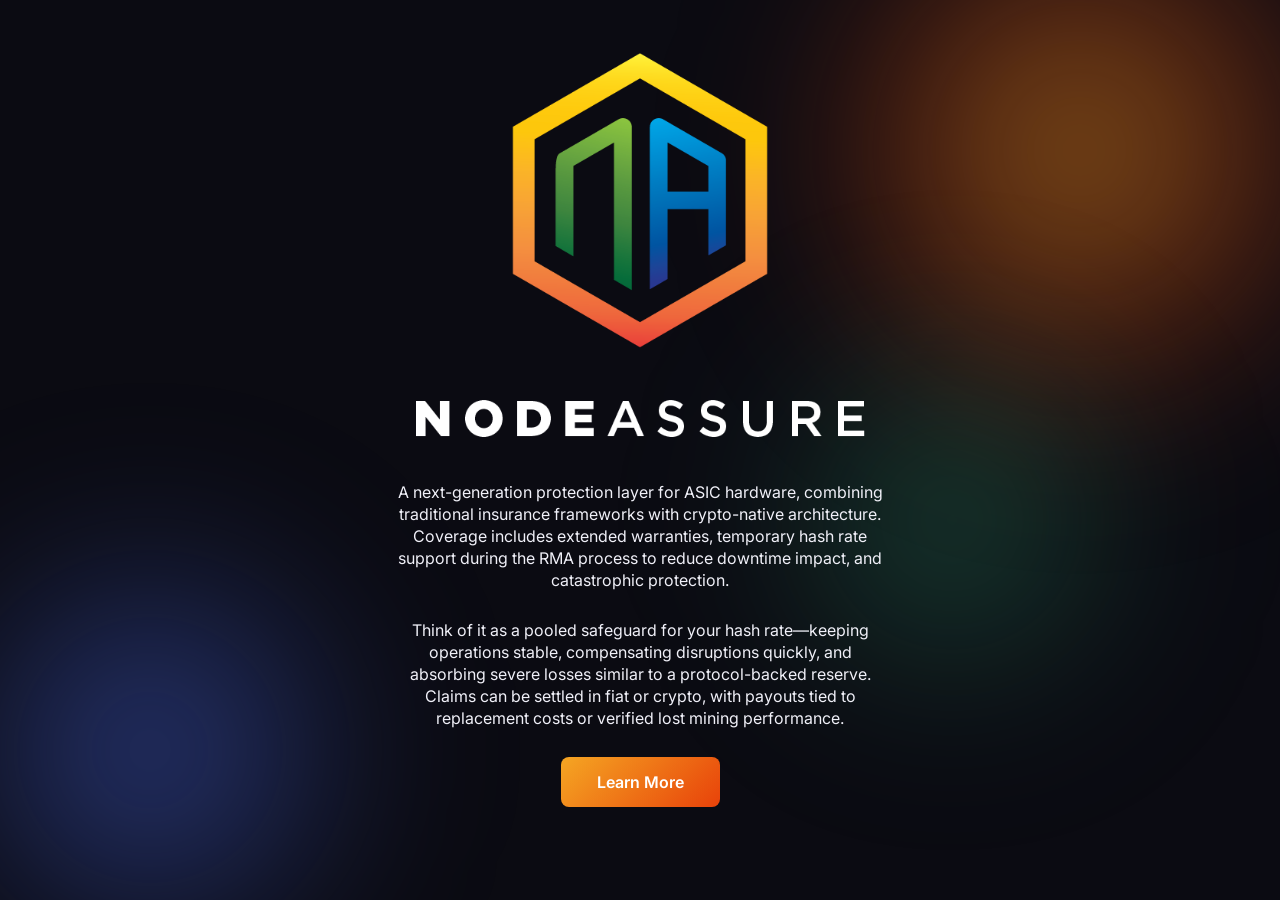
<file: index.html>
<!DOCTYPE html>
<html lang="en">
<head>
  <meta charset="UTF-8" />
  <meta name="viewport" content="width=device-width, initial-scale=1.0" />
  <title>NodeAssure — Coming Soon</title>
  <link rel="icon" type="image/png" href="assets/favicon.png" />
  <link rel="shortcut icon" href="favicon.ico" />
  <link rel="preconnect" href="https://fonts.googleapis.com" />
  <link rel="preconnect" href="https://fonts.gstatic.com" crossorigin />
  <link href="https://fonts.googleapis.com/css2?family=Inter:wght@400;500;600;700&display=swap" rel="stylesheet" />
  <link rel="stylesheet" href="styles.css" />
</head>
<body>
  <div class="page">
    <img src="assets/logo-icon-rev.png" alt="NodeAssure" class="logo" />
    <p class="tagline">
      A next-generation protection layer for ASIC hardware, combining traditional insurance frameworks with crypto-native architecture. Coverage includes extended warranties, temporary hash rate support during the RMA process to reduce downtime impact, and catastrophic protection.
    </p>
    <p class="tagline">
      Think of it as a pooled safeguard for your hash rate—keeping operations stable, compensating disruptions quickly, and absorbing severe losses similar to a protocol-backed reserve. Claims can be settled in fiat or crypto, with payouts tied to replacement costs or verified lost mining performance.
    </p>
    <a href="survey.html" class="cta-btn">Learn More</a>
  </div>
  <div class="orb orb--orange"></div>
  <div class="orb orb--blue"></div>
  <div class="orb orb--green"></div>
  <script src="main.js"></script>
</body>
</html>
</file>
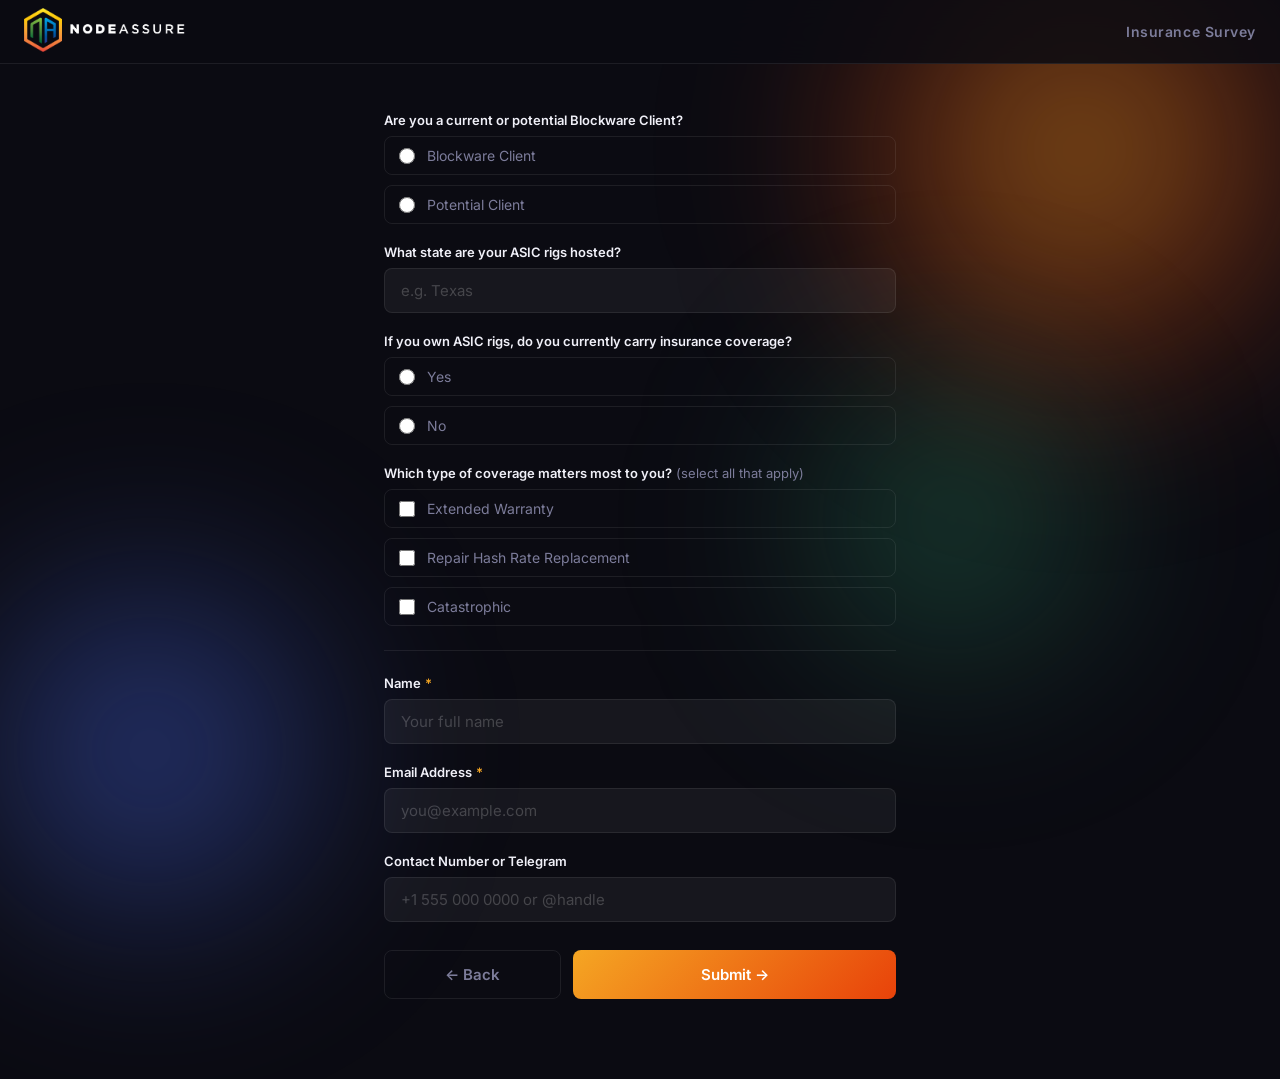
<file: survey.html>
<!DOCTYPE html>
<html lang="en">
<head>
  <meta charset="UTF-8" />
  <meta name="viewport" content="width=device-width, initial-scale=1.0" />
  <title>NodeAssure — Insurance Survey</title>
  <link rel="icon" type="image/png" href="assets/favicon.png" />
  <link rel="shortcut icon" href="favicon.ico" />
  <link rel="preconnect" href="https://fonts.googleapis.com" />
  <link rel="preconnect" href="https://fonts.gstatic.com" crossorigin />
  <link href="https://fonts.googleapis.com/css2?family=Inter:wght@400;500;600;700&display=swap" rel="stylesheet" />
  <link rel="stylesheet" href="styles.css" />
  <style>
    /* Override main page centering so survey can scroll */
    body {
      display: block;
      overflow-y: auto;
      min-height: 100vh;
    }

    .survey-header {
      position: sticky;
      top: 0;
      z-index: 100;
      background: rgba(11,11,18,0.85);
      backdrop-filter: blur(16px);
      -webkit-backdrop-filter: blur(16px);
      border-bottom: 1px solid var(--border);
      padding: 0 24px;
      height: 64px;
      display: flex;
      align-items: center;
      justify-content: space-between;
    }

    .survey-header img { height: 44px; }

    .survey-header-title {
      font-size: 14px;
      font-weight: 600;
      color: var(--text-muted);
      letter-spacing: 0.04em;
    }

    .survey-wrap {
      position: relative;
      z-index: 1;
      width: 100%;
      max-width: 560px;
      margin: 0 auto;
      padding: 48px 24px 80px;
    }

    .survey-form {
      display: flex;
      flex-direction: column;
      gap: 20px;
    }

    .field {
      display: flex;
      flex-direction: column;
      gap: 8px;
    }

    .field > label {
      font-size: 13px;
      font-weight: 600;
      color: var(--text);
      display: flex;
      align-items: center;
      gap: 4px;
    }

    .field label .req { color: var(--grad-start); }

    .field input[type="text"],
    .field input[type="email"] {
      background: rgba(255,255,255,0.05);
      border: 1px solid var(--border);
      border-radius: 8px;
      padding: 12px 16px;
      font-size: 15px;
      color: var(--text);
      font-family: inherit;
      outline: none;
      transition: border-color 0.2s, background 0.2s;
      width: 100%;
    }

    .field input:focus {
      border-color: rgba(245,166,35,0.5);
      background: rgba(255,255,255,0.07);
    }

    .field input::placeholder { color: rgba(255,255,255,0.2); }

    .radio-group, .check-group {
      display: flex;
      flex-direction: column;
      gap: 10px;
    }

    .radio-option, .check-option {
      display: flex;
      align-items: center;
      gap: 12px;
      cursor: pointer;
      padding: 10px 14px;
      border: 1px solid var(--border);
      border-radius: 8px;
      transition: border-color 0.2s, background 0.2s;
      font-size: 14px;
      color: var(--text-muted);
    }

    .radio-option:hover, .check-option:hover {
      border-color: rgba(245,166,35,0.3);
      background: rgba(255,255,255,0.03);
      color: var(--text);
    }

    .radio-option input, .check-option input {
      accent-color: var(--grad-start);
      width: 16px; height: 16px;
      flex-shrink: 0;
      cursor: pointer;
    }

    .radio-option:has(input:checked),
    .check-option:has(input:checked) {
      border-color: rgba(245,166,35,0.5);
      background: rgba(245,166,35,0.06);
      color: var(--text);
    }

    .divider {
      border: none;
      border-top: 1px solid var(--border);
      margin: 4px 0;
    }

    .survey-actions {
      display: flex;
      gap: 12px;
      margin-top: 8px;
    }

    .btn-back {
      flex: 1;
      display: flex;
      align-items: center;
      justify-content: center;
      padding: 14px;
      border-radius: 8px;
      font-size: 15px;
      font-weight: 600;
      font-family: inherit;
      cursor: pointer;
      background: transparent;
      color: var(--text-muted);
      border: 1px solid var(--border);
      text-decoration: none;
      transition: all 0.2s;
    }

    .btn-back:hover { color: var(--text); border-color: rgba(255,255,255,0.2); }

    .btn-submit {
      flex: 2;
      display: flex;
      align-items: center;
      justify-content: center;
      padding: 14px;
      border-radius: 8px;
      font-size: 15px;
      font-weight: 600;
      font-family: inherit;
      cursor: pointer;
      border: none;
      background: linear-gradient(135deg, var(--grad-start), var(--grad-end));
      color: #fff;
      transition: opacity 0.2s, transform 0.2s;
    }

    .btn-submit:hover { opacity: 0.9; transform: translateY(-1px); }

    .success-msg {
      text-align: center;
      padding: 80px 24px;
    }

    .success-msg .checkmark {
      width: 64px; height: 64px;
      background: rgba(62,207,142,0.1);
      border: 2px solid #3ecf8e;
      border-radius: 50%;
      display: flex;
      align-items: center;
      justify-content: center;
      margin: 0 auto 24px;
      color: #3ecf8e;
    }

    .success-msg .checkmark svg { width: 28px; height: 28px; }
    .success-msg h3 { font-size: 22px; font-weight: 700; margin-bottom: 12px; }
    .success-msg p { color: var(--text-muted); font-size: 15px; margin-bottom: 32px; }
  </style>
</head>
<body>

  <header class="survey-header">
    <a href="index.html">
      <img src="assets/logo-horiz-rev.png" alt="NodeAssure" />
    </a>
    <span class="survey-header-title">Insurance Survey</span>
  </header>

  <div class="survey-wrap">
    <div id="formWrap">
      <form class="survey-form" id="surveyForm">

        <div class="field">
          <label>Are you a current or potential Blockware Client?</label>
          <div class="radio-group">
            <label class="radio-option">
              <input type="radio" name="entry.1147139943" value="Blockware Client" />
              Blockware Client
            </label>
            <label class="radio-option">
              <input type="radio" name="entry.1147139943" value="Potential Client" />
              Potential Client
            </label>
          </div>
        </div>

        <div class="field">
          <label>What state are your ASIC rigs hosted?</label>
          <input type="text" name="entry.2135207603" placeholder="e.g. Texas" />
        </div>

        <div class="field">
          <label>If you own ASIC rigs, do you currently carry insurance coverage?</label>
          <div class="radio-group">
            <label class="radio-option">
              <input type="radio" name="entry.1834191171" value="Yes" />
              Yes
            </label>
            <label class="radio-option">
              <input type="radio" name="entry.1834191171" value="No" />
              No
            </label>
          </div>
        </div>

        <div class="field">
          <label>Which type of coverage matters most to you? <span style="color:var(--text-muted);font-weight:400">(select all that apply)</span></label>
          <div class="check-group">
            <label class="check-option">
              <input type="checkbox" name="entry.861048032" value="Extended Warranty" />
              Extended Warranty
            </label>
            <label class="check-option">
              <input type="checkbox" name="entry.861048032" value="Repair Hash Rate Replacement" />
              Repair Hash Rate Replacement
            </label>
            <label class="check-option">
              <input type="checkbox" name="entry.861048032" value="Catastrophic" />
              Catastrophic
            </label>
          </div>
        </div>

        <hr class="divider" />

        <div class="field">
          <label>Name <span class="req">*</span></label>
          <input type="text" name="entry.76587775" placeholder="Your full name" required />
        </div>

        <div class="field">
          <label>Email Address <span class="req">*</span></label>
          <input type="email" name="entry.865024774" placeholder="you@example.com" required />
        </div>

        <div class="field">
          <label>Contact Number or Telegram</label>
          <input type="text" name="entry.2102174067" placeholder="+1 555 000 0000 or @handle" />
        </div>

        <div class="survey-actions">
          <a href="index.html" class="btn-back">← Back</a>
          <button type="submit" class="btn-submit">Submit →</button>
        </div>

      </form>
    </div>

    <div class="success-msg" id="successMsg" hidden>
      <div class="checkmark">
        <svg viewBox="0 0 24 24" fill="none" stroke="currentColor" stroke-width="2.5"><polyline points="20 6 9 17 4 12"/></svg>
      </div>
      <h3>Thanks for your response!</h3>
      <p>We'll be in touch soon.</p>
      <a href="index.html" class="btn-back" style="display:inline-flex;max-width:200px;margin:0 auto">← Back to Home</a>
    </div>
  </div>

  <div class="orb orb--orange"></div>
  <div class="orb orb--blue"></div>
  <div class="orb orb--green"></div>

  <script>
    const form = document.getElementById('surveyForm');
    const formWrap = document.getElementById('formWrap');
    const successMsg = document.getElementById('successMsg');

    form.addEventListener('submit', async (e) => {
      e.preventDefault();
      const data = new FormData(form);
      const encoded = new URLSearchParams();
      for (const [key, value] of data.entries()) {
        encoded.append(key, value);
      }
      try {
        await fetch(
          'https://docs.google.com/forms/d/e/1FAIpQLSfx03lSdL6lxy1ZBmkalL2JmHJubw3MqC0T7zjn_UDbohScnA/formResponse',
          { method: 'POST', body: encoded, mode: 'no-cors' }
        );
      } catch (_) {}
      formWrap.hidden = true;
      successMsg.hidden = false;
    });
  </script>
</body>
</html>
</file>
<file: styles.css>
*, *::before, *::after { box-sizing: border-box; margin: 0; padding: 0; }

:root {
  --bg: #0b0b12;
  --text: #f0f0f8;
  --text-muted: #7c7c9a;
  --border: rgba(255,255,255,0.08);
  --grad-start: #f5a623;
  --grad-end: #e8420a;
}

html, body {
  height: 100%;
}

body {
  background: var(--bg);
  color: var(--text);
  font-family: 'Inter', system-ui, sans-serif;
  -webkit-font-smoothing: antialiased;
  display: flex;
  align-items: center;
  justify-content: center;
  min-height: 100vh;
  overflow: hidden;
}

/* Animated orbs */
.orb {
  position: fixed;
  border-radius: 50%;
  pointer-events: none;
  z-index: 0;
}

.orb--orange {
  width: 600px;
  height: 600px;
  background: radial-gradient(circle, rgba(245,166,35,0.55) 0%, rgba(232,66,10,0.3) 40%, transparent 70%);
  filter: blur(80px);
  top: -150px;
  right: -100px;
  animation: orbA 7s ease-in-out infinite alternate;
}

.orb--blue {
  width: 500px;
  height: 500px;
  background: radial-gradient(circle, rgba(76,110,245,0.5) 0%, rgba(76,110,245,0.2) 40%, transparent 70%);
  filter: blur(80px);
  bottom: -100px;
  left: -100px;
  animation: orbB 9s ease-in-out infinite alternate;
}

.orb--green {
  width: 400px;
  height: 400px;
  background: radial-gradient(circle, rgba(62,207,142,0.35) 0%, transparent 70%);
  filter: blur(90px);
  bottom: 20%;
  right: 10%;
  animation: orbC 11s ease-in-out infinite alternate;
}

@keyframes orbA {
  0%   { transform: translate(0, 0) scale(1); }
  50%  { transform: translate(-80px, 100px) scale(1.15); }
  100% { transform: translate(60px, 160px) scale(0.9); }
}

@keyframes orbB {
  0%   { transform: translate(0, 0) scale(1); }
  50%  { transform: translate(100px, -80px) scale(1.2); }
  100% { transform: translate(-60px, 60px) scale(0.85); }
}

@keyframes orbC {
  0%   { transform: translate(0, 0) scale(1); }
  50%  { transform: translate(-120px, 60px) scale(1.1); }
  100% { transform: translate(80px, -100px) scale(0.95); }
}

.page {
  position: relative;
  z-index: 1;
  display: flex;
  flex-direction: column;
  align-items: center;
  text-align: center;
  padding: 24px 24px 64px;
  max-width: 540px;
  width: 100%;
  gap: 28px;
}

.logo {
  height: 400px;
  width: auto;
  animation: logoGlow 3s ease-in-out infinite alternate;
}

@keyframes logoGlow {
  0%   { filter: drop-shadow(0 0 16px rgba(245,166,35,0.6)) drop-shadow(0 0 40px rgba(232,66,10,0.3)); }
  50%  { filter: drop-shadow(0 0 32px rgba(245,166,35,0.9)) drop-shadow(0 0 80px rgba(76,110,245,0.5)); }
  100% { filter: drop-shadow(0 0 20px rgba(62,207,142,0.6)) drop-shadow(0 0 60px rgba(245,166,35,0.4)); }
}

.tagline {
  font-size: 16px;
  line-height: 22px;
  color: var(--text);
  max-width: 720px;
}

.tagline strong {
  color: var(--text);
  font-weight: 600;
}

.form {
  display: flex;
  width: 100%;
  gap: 10px;
}

.form input[type="email"] {
  flex: 1;
  background: rgba(255,255,255,0.05);
  border: 1px solid var(--border);
  border-radius: 8px;
  padding: 13px 16px;
  font-size: 15px;
  color: var(--text);
  font-family: inherit;
  outline: none;
  transition: border-color 0.2s;
  min-width: 0;
}

.form input[type="email"]::placeholder { color: rgba(255,255,255,0.2); }

.form input[type="email"]:focus {
  border-color: rgba(245,166,35,0.5);
  background: rgba(255,255,255,0.07);
}

.form button {
  background: linear-gradient(135deg, var(--grad-start), var(--grad-end));
  color: #fff;
  border: none;
  border-radius: 8px;
  padding: 13px 22px;
  font-size: 15px;
  font-weight: 600;
  font-family: inherit;
  cursor: pointer;
  white-space: nowrap;
  transition: opacity 0.2s, transform 0.2s;
}

.form button:hover {
  opacity: 0.9;
  transform: translateY(-1px);
}

.cta-btn {
  display: inline-block;
  background: linear-gradient(135deg, var(--grad-start), var(--grad-end));
  color: #fff;
  font-size: 16px;
  font-weight: 600;
  padding: 15px 36px;
  border-radius: 8px;
  text-decoration: none;
  transition: opacity 0.2s, transform 0.2s;
}

.cta-btn:hover {
  opacity: 0.88;
  transform: translateY(-2px);
}

.note {
  font-size: 13px;
  color: rgba(255,255,255,0.2);
}

.glow { display: none; }

@media (max-width: 500px) {
  .form { flex-direction: column; }
  .form button { width: 100%; }
  .logo { height: 260px; }
}
</file>
